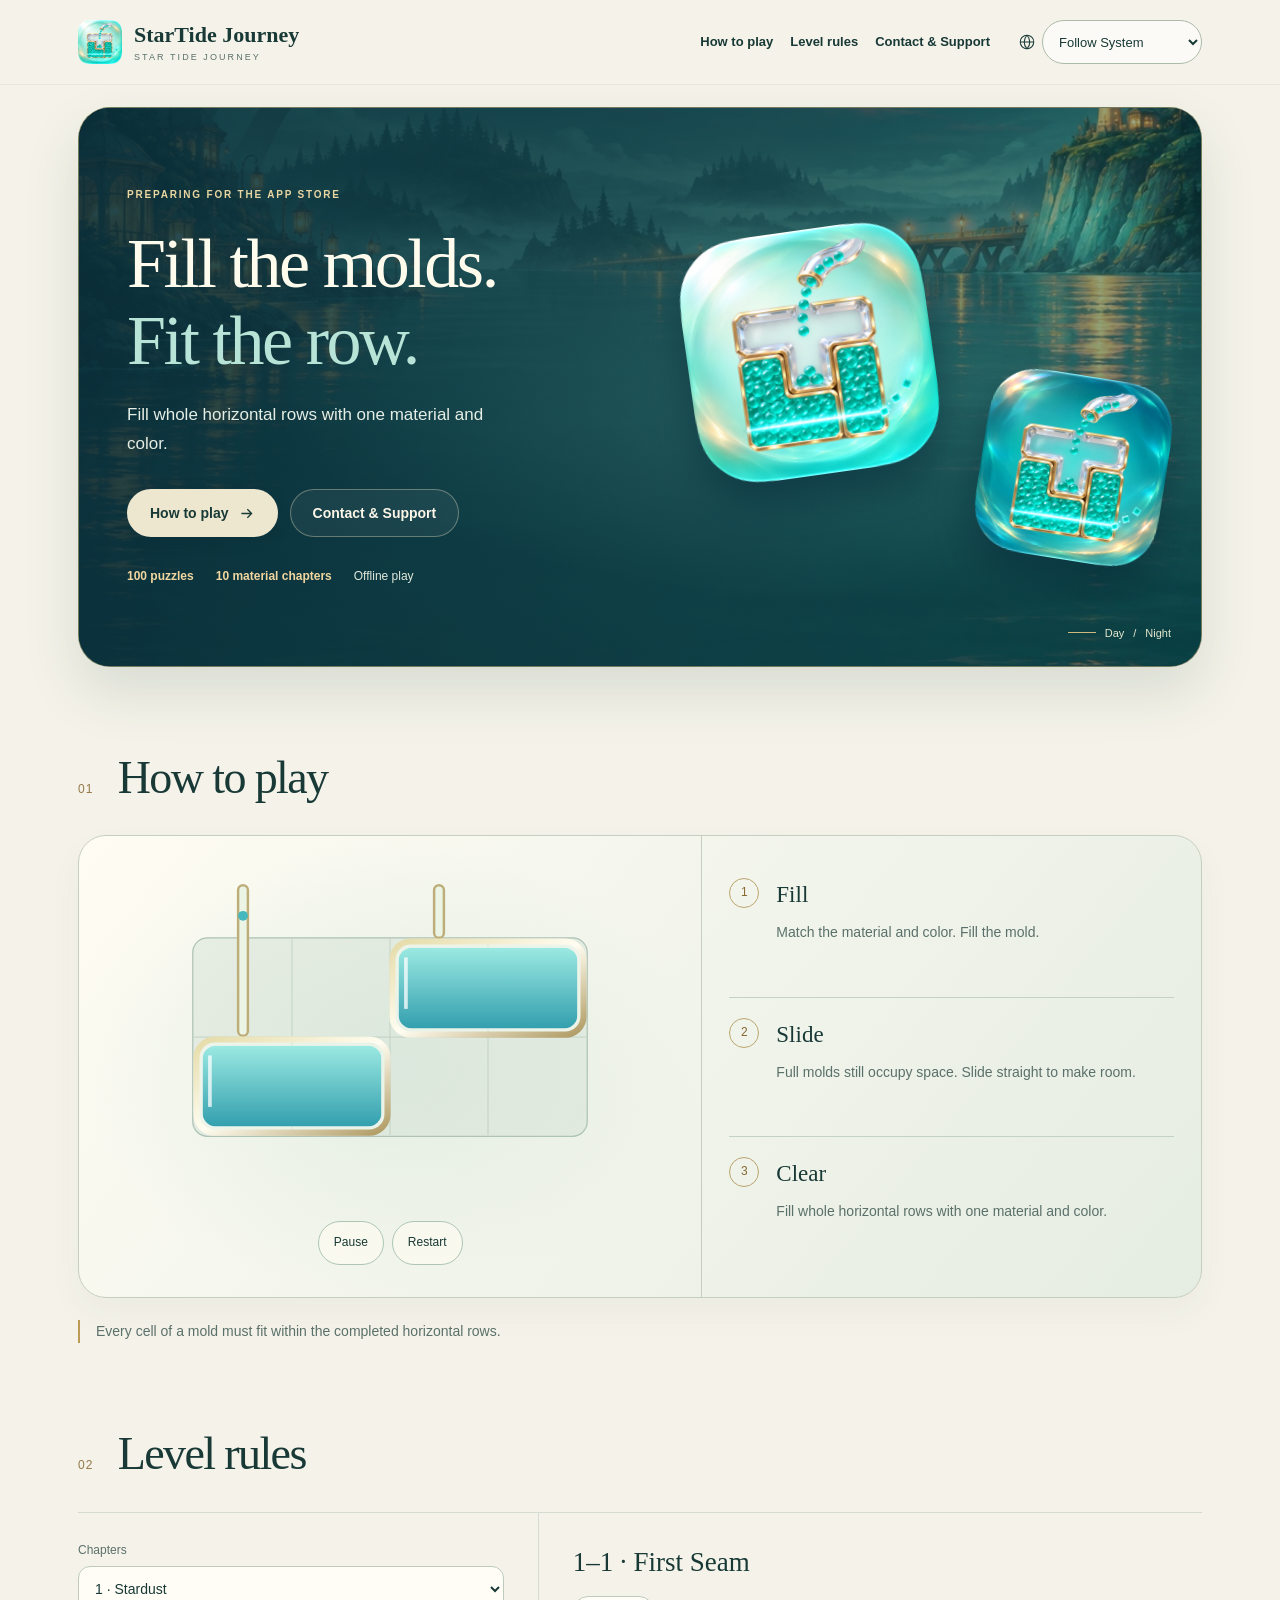
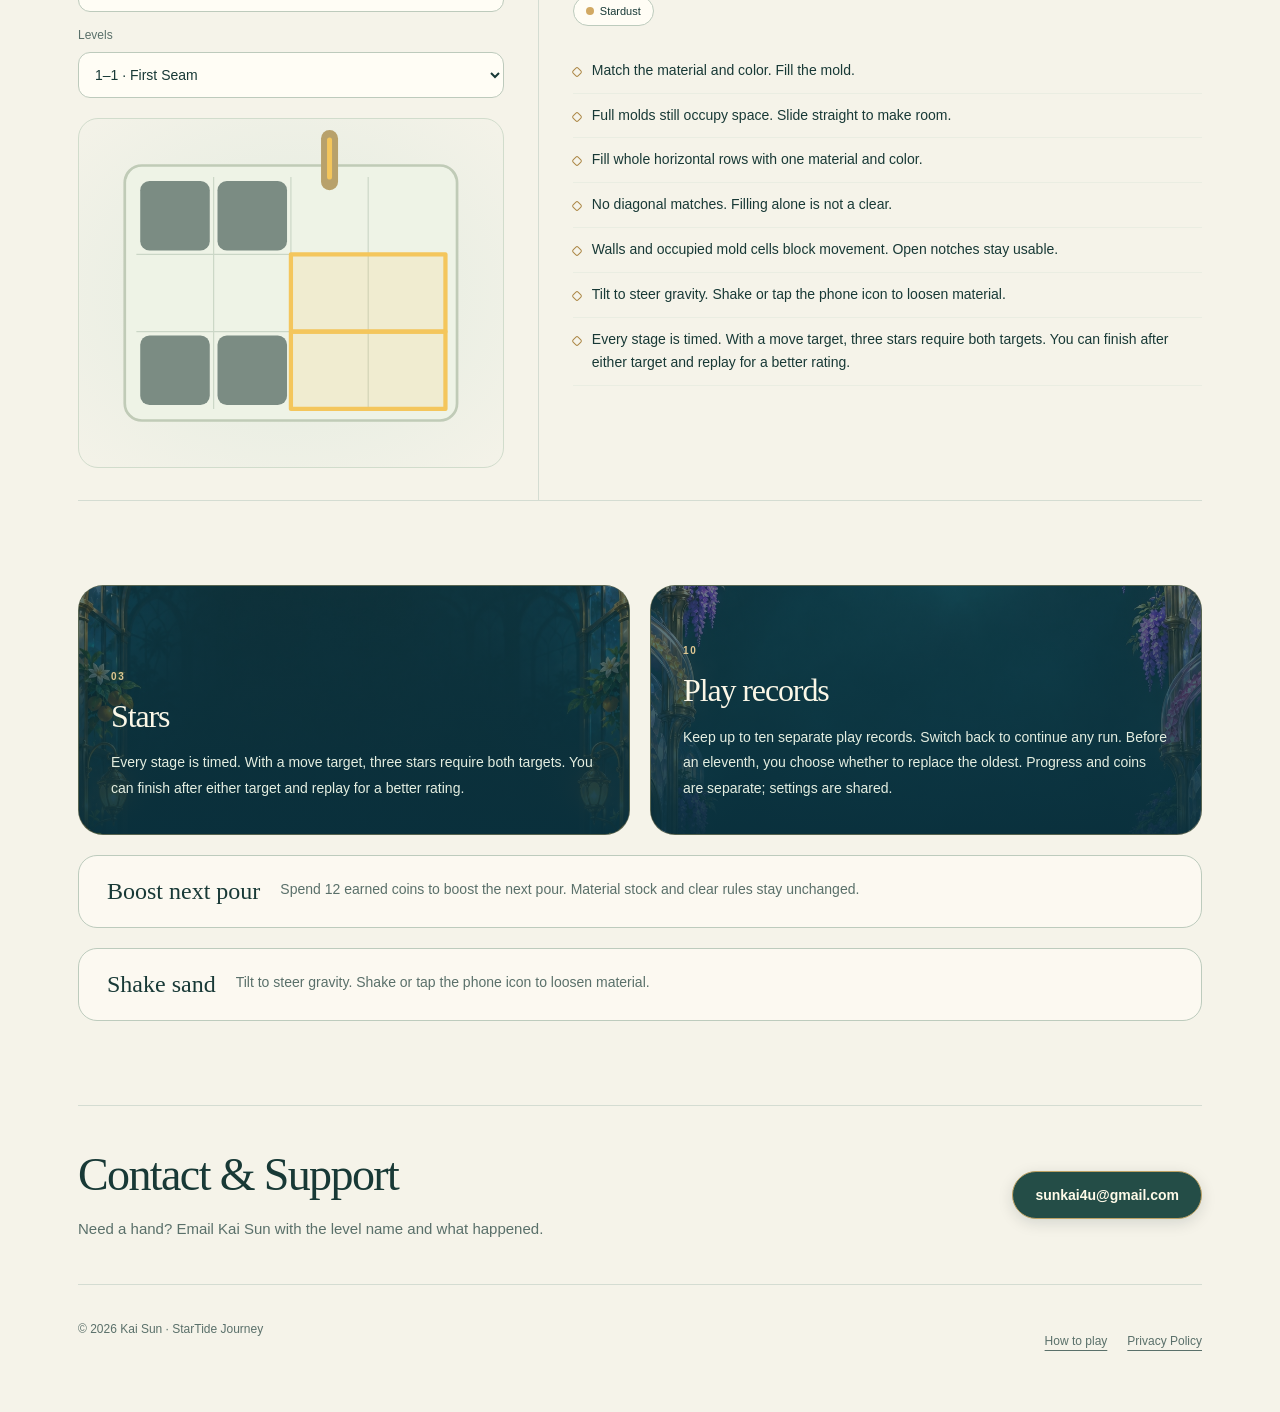
<file: index.html>
<!doctype html><html lang="en"><head><meta charset="utf-8"><meta name="viewport" content="width=device-width,initial-scale=1"><meta name="description" content="StarTide Journey — fill glass molds, slide real materials and clear whole matching rows. Gameplay guide, all 100 levels, and support."><title>StarTide Journey · Play & Support</title><link rel="icon" href="assets/favicon.png" type="image/png"><link rel="stylesheet" href="site.css"><script src="site.js" defer></script><link rel="canonical" href="https://gptalgopro.github.io/startide-journey/"></head><body>
<header class="site-header"><div class="shell header-inner"><a class="brand" href="index.html"><img src="assets/favicon.png" width="44" height="44" alt=""><span class="brand-copy"><span class="brand-name" data-app>StarTide Journey</span><small>STAR TIDE JOURNEY</small></span></a><nav aria-label="Navigation"><a href="#play" data-t="g.How to play">How to play</a><a href="#levels" data-t="g.Level rules">Level rules</a><a href="#support" data-t="g.Contact & Support">Contact & Support</a></nav><label class="language-label"><svg viewBox="0 0 24 24" fill="none" stroke="currentColor" stroke-width="1.4" aria-hidden="true"><circle cx="12" cy="12" r="9"/><path d="M3 12h18M12 3c-5 5-5 13 0 18 5-5 5-13 0-18"/></svg><select class="language-picker" id="language" aria-label="Language"></select></label></div></header>
<main><div class="shell hero-wrap"><section class="hero"><div class="hero-copy"><div class="eyebrow" data-t="availability">Preparing for the App Store</div><h1><span data-t="hero1">Fill the molds.</span><span data-t="hero2">Fit the row.</span></h1><p class="hero-body" data-t="g.Fill whole horizontal rows with one material and color.">Fill whole horizontal rows with one material and color.</p><div class="hero-actions"><a class="button" href="#play"><span data-t="g.How to play">How to play</span><svg viewBox="0 0 20 20" fill="none" stroke="currentColor" stroke-width="1.5" aria-hidden="true"><path d="M4 10h12M11 5l5 5-5 5"/></svg></a><a class="button secondary" href="#support" data-t="g.Contact & Support">Contact & Support</a></div><div class="stats"><span data-t="statsLevels">100 puzzles</span><span data-t="statsChapters">10 material chapters</span><span data-t="offline">Offline play</span></div></div><div class="hero-art"><div class="icon-display"><a class="hero-icon day" href="assets/star-tide-day.png" target="_blank" rel="noopener"><img src="assets/star-tide-day-320.png" width="320" height="320" alt="StarTide Journey, day appearance" data-alt="day"></a><a class="hero-icon night" href="assets/star-tide-dark.png" target="_blank" rel="noopener"><img src="assets/star-tide-dark-320.png" width="320" height="320" alt="StarTide Journey, night appearance" data-alt="night" loading="lazy"></a></div><div class="icon-caption"><span data-t="day">Day</span> / <span data-t="night">Night</span></div></div></section></div>
<section class="shell section" id="play"><div class="section-heading"><span class="section-number">01</span><h2 data-t="g.How to play">How to play</h2></div><div class="showcase"><div class="demo-scene"><svg class="demo" id="demo" viewBox="0 0 400 280" role="img" aria-label="Fill two molds with the same blue water, slide the right mold straight down, then clear their whole row"><defs><linearGradient id="water" x2="0" y2="1"><stop stop-color="#9be9e2"/><stop offset="1" stop-color="#339fae"/></linearGradient><linearGradient id="frame" x2="1" y2="1"><stop stop-color="#e5dba8"/><stop offset=".5" stop-color="#fffdf1"/><stop offset="1" stop-color="#af9a62"/></linearGradient><clipPath id="leftCup"><rect x="47" y="145" width="146" height="66" rx="11"/></clipPath><clipPath id="rightCup"><rect x="207" y="65" width="146" height="66" rx="11"/></clipPath></defs><rect x="39" y="57" width="322" height="162" rx="12" fill="#d3e0d57a" stroke="#aec2b6"/><path d="M120 58v160m80-160v160m80-160v160M40 138h320" stroke="#c1d2c5" stroke-width=".8"/><path d="M80 18v115M240 18v35" stroke="#bdad79" stroke-width="10" stroke-linecap="round"/><path d="M80 18v115M240 18v35" stroke="#ecf4e5" stroke-width="6" stroke-linecap="round"/><g class="cast-left"><rect x="42" y="140" width="156" height="76" rx="15" fill="#f8fff570" stroke="url(#frame)" stroke-width="5"/><g clip-path="url(#leftCup)"><rect class="fill-left" x="47" y="145" width="146" height="66" fill="url(#water)"/></g><path d="M53 153v42" stroke="white" stroke-width="3" opacity=".75"/></g><g class="cast-right"><rect x="202" y="60" width="156" height="76" rx="15" fill="#f8fff570" stroke="url(#frame)" stroke-width="5"/><g clip-path="url(#rightCup)"><rect class="fill-right" x="207" y="65" width="146" height="66" fill="url(#water)"/></g><path d="M213 73v42" stroke="white" stroke-width="3" opacity=".75"/></g><g class="feed-left"><circle class="drop" cx="80" cy="39" r="4"/><circle class="drop d2" cx="80" cy="39" r="3"/></g><g class="feed-right"><circle class="drop right" cx="240" cy="-20" r="4"/><circle class="drop right d2" cx="240" cy="-20" r="3"/></g><rect class="row-halo" x="42" y="142" width="316" height="72" rx="13" fill="none" stroke="#f8e4a8" stroke-width="6"/><g fill="#86d9d2"><circle class="spark" cx="100" cy="178" r="4" style="--dx:-35px;--dy:-35px"/><circle class="spark" cx="150" cy="178" r="3" style="--dx:-10px;--dy:36px"/><circle class="spark" cx="200" cy="178" r="5" style="--dx:10px;--dy:-40px"/><circle class="spark" cx="250" cy="178" r="3" style="--dx:12px;--dy:35px"/><circle class="spark" cx="300" cy="178" r="4" style="--dx:36px;--dy:-25px"/></g></svg><div class="demo-controls"><button class="round-button" id="demo-toggle" data-t="g.Pause">Pause</button><button class="round-button" id="demo-restart" data-t="g.Restart">Restart</button></div></div><ol class="steps"><li><span class="step-num">1</span><div><h3 data-t="step1">Fill</h3><p data-t="g.Match the material and color. Fill the mold.">Match the material and color. Fill the mold.</p></div></li><li><span class="step-num">2</span><div><h3 data-t="step2">Slide</h3><p data-t="g.Full molds still occupy space. Slide straight to make room.">Full molds still occupy space. Slide straight to make room.</p></div></li><li><span class="step-num">3</span><div><h3 data-t="step3">Clear</h3><p data-t="g.Fill whole horizontal rows with one material and color.">Fill whole horizontal rows with one material and color.</p></div></li></ol></div><p class="rule-note" data-t="g.Every cell of a mold must fit within the completed horizontal rows.">Every cell of a mold must fit within the completed horizontal rows.</p></section>
<section class="shell section" id="levels"><div class="section-heading"><span class="section-number">02</span><h2 data-t="g.Level rules">Level rules</h2></div><div class="explorer"><div class="lesson-visual"><div class="selectors"><label class="select-label"><span data-t="chapterLabel">Chapters</span><select id="chapter" aria-label="Chapter"></select></label><label class="select-label"><span data-t="g.Levels">Levels</span><select id="stage" aria-label="Level"></select></label></div><div class="miniature-frame" id="miniature"></div></div><div class="lesson-info"><h3 id="lesson-title" aria-live="polite"></h3><div class="material-pills" id="material-pills"></div><ul class="rules-list" id="rules-list"></ul></div></div></section>
<section class="shell section"><div class="panels"><article class="feature-panel" style="--panel-image:url('assets/tides.jpg')"><div class="eyebrow">03</div><h2 data-t="g.Stars">Stars</h2><p data-t="ratingBody">Every stage is timed. With a move target, three stars require both targets. You can finish after either target and replay for a better rating.</p></article><article class="feature-panel" style="--panel-image:url('assets/crystal.jpg')"><div class="eyebrow">10</div><h2 data-t="g.Play records">Play records</h2><p data-t="recordsBody">Keep up to ten separate play records. Switch back to continue any run. Before an eleventh, you choose whether to replace the oldest. Progress and coins are separate; settings are shared.</p></article></div><div class="rules-strip"><h3 data-t="g.Boost next pour">Boost next pour</h3><p data-t="boostBody">Spend 12 earned coins to boost the next pour. Material stock and clear rules stay unchanged.</p></div><div class="rules-strip"><h3 data-t="g.Shake sand">Shake sand</h3><p data-t="g.Tilt to steer gravity. Shake or tap the phone icon to loosen material.">Tilt to steer gravity. Shake or tap the phone icon to loosen material.</p></div></section>
<section class="shell section" id="support"><div class="contact"><div><h2 data-t="g.Contact & Support">Contact & Support</h2><p data-t="contactBody">Need a hand? Email Kai Sun with the level name and what happened.</p></div><a class="button" href="mailto:sunkai4u@gmail.com?subject=StarTide%20Journey%20Support">sunkai4u@gmail.com</a></div></section></main><footer class="shell site-footer"><span>© 2026 Kai Sun · <span data-app>StarTide Journey</span></span><div class="footer-links"><a href="#play" data-t="g.How to play">How to play</a><a href="privacy.html" data-t="g.Privacy Policy">Privacy Policy</a></div></footer>
</body></html>
</file>
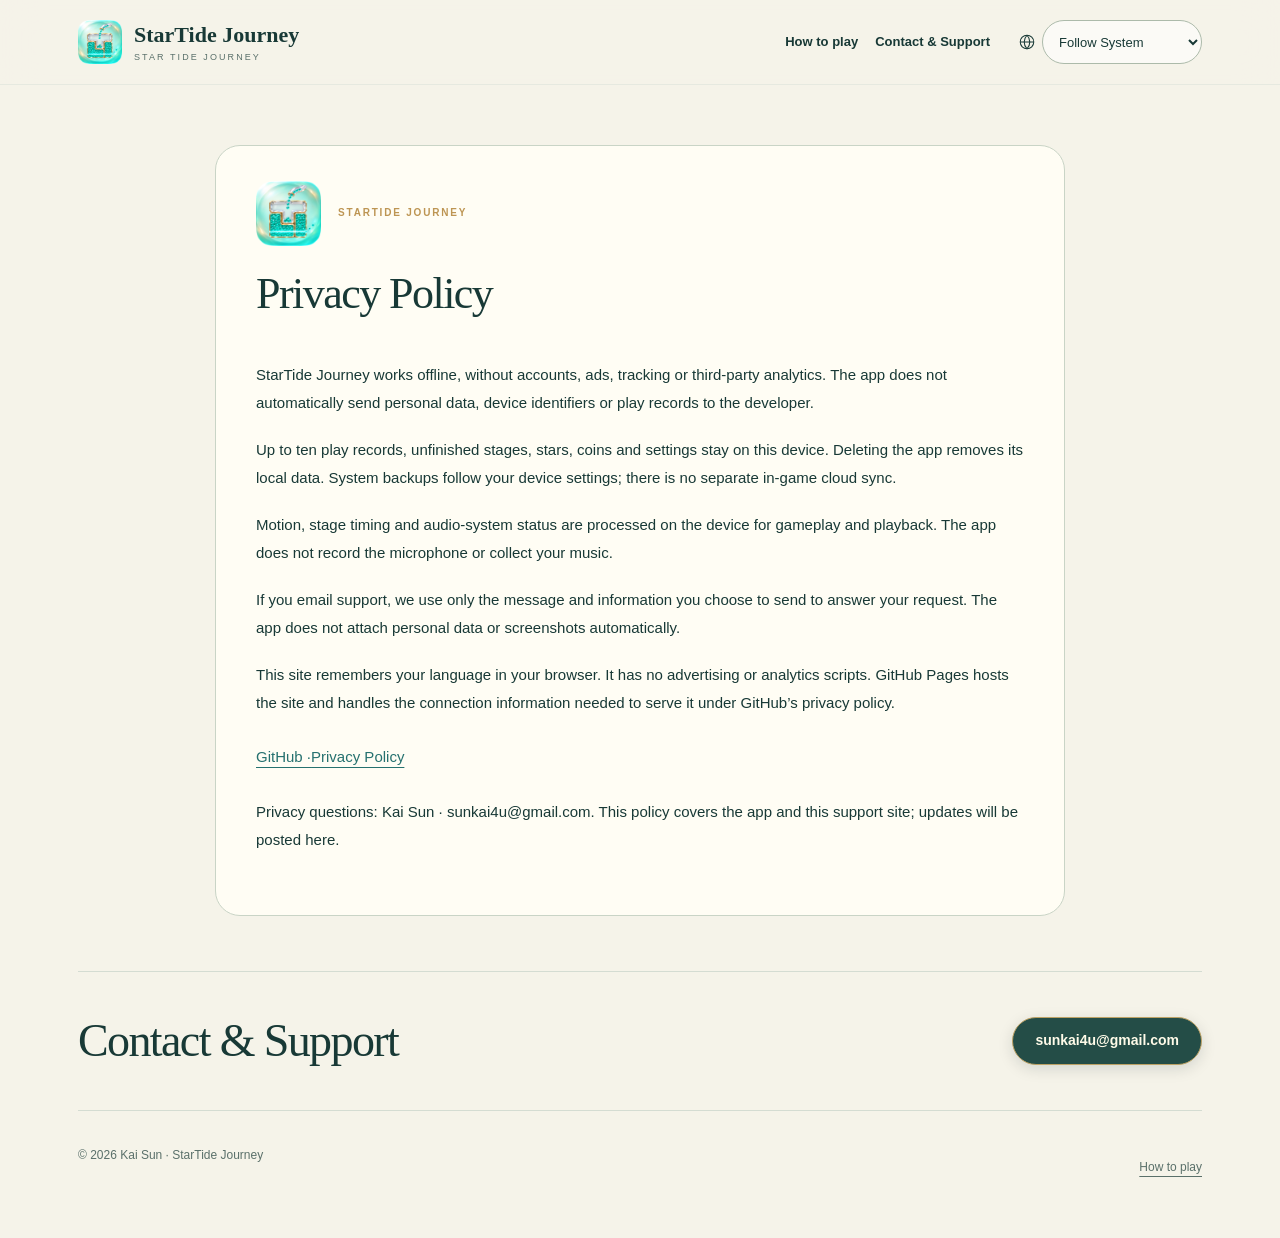
<file: privacy.html>
<!doctype html><html lang="en"><head><meta charset="utf-8"><meta name="viewport" content="width=device-width,initial-scale=1"><meta name="description" content="StarTide Journey privacy: local game data, no tracking or microphone recording, and support information."><title>StarTide Journey · Privacy Policy</title><link rel="icon" href="assets/favicon.png" type="image/png"><link rel="stylesheet" href="site.css"><script src="site.js" defer></script><link rel="canonical" href="https://gptalgopro.github.io/startide-journey/privacy.html"></head><body class="privacy-page"><header class="site-header"><div class="shell header-inner"><a class="brand" href="index.html"><img src="assets/favicon.png" width="44" height="44" alt=""><span class="brand-copy"><span class="brand-name" data-app>StarTide Journey</span><small>STAR TIDE JOURNEY</small></span></a><nav aria-label="Navigation"><a href="index.html#play" data-t="g.How to play">How to play</a><a href="index.html#support" data-t="g.Contact & Support">Contact & Support</a></nav><label class="language-label"><svg viewBox="0 0 24 24" fill="none" stroke="currentColor" stroke-width="1.4" aria-hidden="true"><circle cx="12" cy="12" r="9"/><path d="M3 12h18M12 3c-5 5-5 13 0 18 5-5 5-13 0-18"/></svg><select class="language-picker" id="language" aria-label="Language"></select></label></div></header><main><article class="privacy-content"><div class="privacy-heading"><img src="assets/star-tide-day-320.png" width="65" height="65" alt=""><span class="eyebrow" data-app>StarTide Journey</span></div><h1 data-t="g.Privacy Policy">Privacy Policy</h1><p data-t="privacy.offline">StarTide Journey works offline, without accounts, ads, tracking or third-party analytics. The app does not automatically send personal data, device identifiers or play records to the developer.</p><p data-t="privacy.local">Up to ten play records, unfinished stages, stars, coins and settings stay on this device. Deleting the app removes its local data. System backups follow your device settings; there is no separate in-game cloud sync.</p><p data-t="privacy.sensors">Motion, stage timing and audio-system status are processed on the device for gameplay and playback. The app does not record the microphone or collect your music.</p><p data-t="privacy.support">If you email support, we use only the message and information you choose to send to answer your request. The app does not attach personal data or screenshots automatically.</p><p data-t="privacy.website">This site remembers your language in your browser. It has no advertising or analytics scripts. GitHub Pages hosts the site and handles the connection information needed to serve it under GitHub’s privacy policy.</p><p><a href="https://docs.github.com/en/site-policy/privacy-policies/github-general-privacy-statement">GitHub · <span data-t="g.Privacy Policy">Privacy Policy</span></a></p><p data-t="privacy.contact">Privacy questions: Kai Sun · sunkai4u@gmail.com. This policy covers the app and this support site; updates will be posted here.</p></article><section class="shell"><div class="contact"><h2 data-t="g.Contact & Support">Contact & Support</h2><a class="button" href="mailto:sunkai4u@gmail.com?subject=StarTide%20Journey%20Support">sunkai4u@gmail.com</a></div></section></main><footer class="shell site-footer"><span>© 2026 Kai Sun · <span data-app>StarTide Journey</span></span><div class="footer-links"><a href="index.html#play" data-t="g.How to play">How to play</a></div></footer></body></html>
</file>
<file: site.css>
:root{--ink:#183936;--muted:#5a706a;--paper:#f5f3e9;--gold:#bd9553;--teal:#267e80;--line:#d4dcd2;--glass:#ffffffa8;--serif:Georgia,'Songti SC','Noto Serif CJK SC',serif;--sans:'Avenir Next','Helvetica Neue','Noto Sans',sans-serif}*{box-sizing:border-box}html{scroll-behavior:smooth;scroll-padding-top:104px}body{margin:0;color:var(--ink);background:var(--paper);font:16px/1.65 var(--sans);-webkit-font-smoothing:antialiased}button,select,a{ -webkit-tap-highlight-color:transparent}button,select{font:inherit;color:inherit}button,a,select{touch-action:manipulation}button{cursor:pointer}a{color:inherit;text-underline-offset:5px}button:focus-visible,a:focus-visible,select:focus-visible{outline:3px solid #b88738;outline-offset:4px}img{max-width:100%;display:block}svg{display:block}h1,h2,h3,p{margin:0}h1,h2{font-family:var(--serif);font-weight:500;letter-spacing:-.035em}h2{font-size:clamp(32px,4vw,46px);line-height:1.18}p{overflow-wrap:anywhere}button{border:0}.shell{max-width:1180px;margin:auto;padding-inline:28px}.site-header{position:sticky;top:0;z-index:20;background:#f5f3e9ed;backdrop-filter:blur(20px);border-bottom:1px solid #d5ddd478}.header-inner{min-height:84px;display:flex;align-items:center;gap:28px}.brand{display:flex;align-items:center;gap:12px;text-decoration:none;margin-inline-end:auto;min-height:52px;flex-shrink:0}.brand img{width:44px;height:44px}.brand-copy{display:flex;flex-direction:column;line-height:1.15}.brand-name{font-family:var(--serif);font-size:22px;font-weight:600}.brand-copy small{font-size:9px;letter-spacing:.23em;margin-top:5px;color:var(--muted)}nav{display:flex;gap:17px;align-items:center}nav a{font-size:13px;font-weight:600;text-decoration:none;min-height:44px;display:flex;align-items:center}.language-label{display:flex;align-items:center;gap:6px}.language-label svg{width:18px;height:18px}.language-picker{max-width:160px;min-height:44px;border:1px solid #acbaaa;border-radius:22px;background:#ffffff8c;padding:7px 28px 7px 12px;font-size:13px}.hero-wrap{padding-top:22px}.hero{position:relative;isolation:isolate;min-height:560px;border:1px solid #d4b97b80;border-radius:32px;overflow:hidden;display:grid;grid-template-columns:1.12fr 1fr;align-items:center;color:#fffbed;background:#123d42;box-shadow:0 25px 55px #183f3521}.hero:before{content:'';position:absolute;z-index:-2;inset:0;background:linear-gradient(90deg,#0b303be6 0%,#123b43c9 50%,#0d36345a),url('assets/harbor.jpg') center 38%/cover}.hero:after{content:'';position:absolute;z-index:-1;inset:0;background:radial-gradient(ellipse at 75% 50%,#71c9b638,transparent 55%)}.hero-copy{padding:56px 0 56px 48px;max-width:650px}.eyebrow{font-size:10px;letter-spacing:.18em;font-weight:700;text-transform:uppercase;color:var(--gold)}.hero .eyebrow{color:#e9d6a1}.hero h1{font-size:clamp(44px,5.6vw,70px);line-height:1.1;margin:22px 0}.hero h1 span{display:block}.hero h1 span:last-child{color:#b7e4d6}.hero-body{max-width:390px;font-size:17px;line-height:1.7;color:#e5eee5}.hero-actions{display:flex;gap:12px;flex-wrap:wrap;margin-top:30px}.button{min-height:48px;border-radius:25px;padding:10px 22px;display:inline-flex;align-items:center;justify-content:center;gap:9px;font-weight:650;font-size:14px;text-decoration:none;border:1px solid transparent;background:#eee7cf;color:#183936;box-shadow:0 4px 15px #031f2922}.button.secondary{background:#ffffff0e;color:#fbf6e7;border-color:#e9dfbe5e;box-shadow:none}.button svg{width:17px;height:17px}.stats{display:flex;flex-wrap:wrap;gap:14px 22px;margin-top:30px;font-size:12px;color:#e2eadc}.stats b{font-size:16px;color:#f5dca8;margin-inline-end:5px}.hero-art{padding:35px 30px 20px 0;align-self:stretch;display:flex;align-items:center;justify-content:center;position:relative;min-width:0}.icon-display{position:relative;width:100%;height:350px}.hero-icon{position:absolute;filter:drop-shadow(0 22px 20px #021f3370);transition:transform .45s}.hero-icon.day{width:245px;inset-inline-start:3%;top:10px;transform:rotate(-8deg);z-index:2}.hero-icon.night{width:185px;inset-inline-end:1%;bottom:10px;transform:rotate(9deg);z-index:3}.hero-icon:hover{transform:rotate(0) translateY(-5px)}.icon-caption{position:absolute;inset-inline-end:30px;bottom:24px;color:#e5e8cd;font-size:11px;display:flex;gap:9px;align-items:center}.icon-caption:before{content:'';width:28px;height:1px;background:#d0b97a}.section{padding-top:84px}.section-heading{display:flex;gap:24px;align-items:baseline;margin-bottom:30px}.section-number{font:12px var(--sans);color:#947849;letter-spacing:.1em}.section-heading h2{max-width:850px}.showcase{border:1px solid #c5cfbf;background:linear-gradient(130deg,#fffdf4e8,#dfeae0b8);border-radius:28px;display:grid;grid-template-columns:1.25fr 1fr;overflow:hidden;box-shadow:0 15px 35px #244d3b0b}.demo-scene{padding:32px;min-width:0;display:flex;flex-direction:column;align-items:center;justify-content:center;background:radial-gradient(ellipse,#d5e7db90,transparent 70%);border-inline-end:1px solid #c5cfbf}.demo-scene svg{width:100%;max-width:490px;direction:ltr}.demo-controls{display:flex;gap:8px;margin-top:10px}.round-button{min-width:44px;min-height:44px;border:1px solid #aec5b5;border-radius:24px;background:#fffcf1a6;padding:9px 15px;font-size:12px}.steps{list-style:none;margin:0;padding:22px 27px;display:grid;gap:0}.steps li{padding:18px 0;display:grid;grid-template-columns:34px 1fr;gap:13px;align-items:start}.steps li+li{border-top:1px solid #c4d2c6}.step-num{display:flex;align-items:center;justify-content:center;width:30px;height:30px;border-radius:50%;border:1px solid #bba56f;color:#866932;font-size:12px;margin-top:2px}.steps h3{font-family:var(--serif);font-size:23px;font-weight:500;margin-bottom:7px}.steps p{font-size:14px;color:var(--muted)}.rule-note{border-inline-start:2px solid #bc9a58;padding-inline-start:16px;font-size:14px;color:var(--muted);margin-top:22px;max-width:850px}.demo .drop{fill:#45b8be;animation:drop 1.2s linear infinite}.demo .drop.d2{animation-delay:-.6s}.demo .drop.right{animation-duration:1s}.demo .drop.right.d2{animation-delay:-.5s}.demo .fill-left{transform-origin:center bottom;transform-box:fill-box;animation:fill-left 7s linear infinite}.demo .fill-right{transform-origin:center bottom;transform-box:fill-box;animation:fill-right 7s linear infinite}.demo .cast-left{animation:cast-left 7s linear infinite}.demo .cast-right{animation:cast-right 7s linear infinite}.demo .row-halo{animation:row-halo 7s linear infinite;opacity:0}.demo .spark{animation:spark 7s linear infinite;transform-origin:center;transform-box:fill-box;opacity:0}.demo.paused *,.demo[data-hidden=true] *{animation-play-state:paused!important}@keyframes drop{0%{transform:translateY(0);opacity:0}15%{opacity:.9}75%{opacity:.9}100%{transform:translateY(90px);opacity:0}}@keyframes fill-left{0%,8%,90%,100%{transform:scaleY(0)}30%,82%{transform:scaleY(1)}}@keyframes fill-right{0%,20%,90%,100%{transform:scaleY(0)}44%,82%{transform:scaleY(1)}}@keyframes cast-left{0%,75%,100%{opacity:1}84%,91%{opacity:0}}@keyframes cast-right{0%,48%,100%{transform:translateY(0);opacity:1}62%,75%{transform:translateY(80px);opacity:1}84%,91%{transform:translateY(80px);opacity:0}}@keyframes row-halo{0%,61%,85%,100%{opacity:0}65%,76%{opacity:1}}@keyframes spark{0%,72%,100%{opacity:0;transform:translate(0,0) scale(.4)}76%{opacity:1}87%{opacity:0;transform:translate(var(--dx),var(--dy)) scale(1.2)}}.explorer{display:grid;grid-template-columns:.9fr 1.3fr;border-top:1px solid var(--line);border-bottom:1px solid var(--line)}.lesson-visual{padding:28px 34px 32px 0;min-width:0}.selectors{display:flex;flex-direction:column;gap:14px}.select-label{font-size:12px;color:var(--muted);display:flex;flex-direction:column;gap:6px}.select-label select{width:100%;min-height:46px;border:1px solid #bdcabc;border-radius:12px;padding:9px 12px;background:#fffdf5;font:14px var(--sans);color:var(--ink)}.miniature-frame{height:350px;display:flex;align-items:center;justify-content:center;border-radius:20px;background:radial-gradient(ellipse,#e2ebdf,#d6e5d80a);margin-top:20px;border:1px solid #d1dccc}.miniature-frame svg{width:100%;height:100%;max-height:340px;direction:ltr}.lesson-info{border-inline-start:1px solid var(--line);padding:32px 0 32px 34px}.lesson-info h3{font-family:var(--serif);font-size:27px;line-height:1.3;font-weight:500}.material-pills{display:flex;gap:7px;flex-wrap:wrap;margin:16px 0 23px}.material-pill{padding:5px 12px;border:1px solid #bdcbbd;border-radius:20px;font-size:11px;background:#fffdf5;display:inline-flex;gap:6px;align-items:center}.material-pill:before{content:'';display:inline-block;width:8px;height:8px;border-radius:50%;background:var(--pill,#4b9d9b)}.rules-list{list-style:none;padding:0;margin:0}.rules-list li{display:flex;align-items:flex-start;gap:11px;font-size:14px;line-height:1.7;padding:10px 0;border-bottom:1px solid #d5ded359}.rules-list li:before{content:'';flex-shrink:0;margin-top:9px;width:6px;height:6px;border-radius:2px;border:1px solid #ac8746;transform:rotate(45deg)}.panels{display:grid;grid-template-columns:1fr 1fr;gap:20px}.feature-panel{position:relative;isolation:isolate;border-radius:25px;padding:32px;min-height:250px;overflow:hidden;color:#fbf7e7;background:#143d42;border:1px solid #c4a46a61;display:flex;flex-direction:column;justify-content:flex-end}.feature-panel:before{content:'';position:absolute;z-index:-1;inset:0;background:linear-gradient(0deg,#0a303cf5,#143a409e),var(--panel-image) center 38%/cover}.feature-panel h2{font-size:32px;margin:12px 0 15px}.feature-panel p{font-size:14px;line-height:1.85;color:#e4eee1}.feature-panel .eyebrow{color:#ddc692}.rules-strip{margin-top:20px;padding:22px 28px;border:1px solid #bdcbbd;border-radius:19px;display:flex;gap:20px;align-items:flex-start;background:#fffdf5b3}.rules-strip h3{font:500 24px var(--serif);min-width:100px}.rules-strip p{font-size:14px;color:var(--muted)}.contact{display:flex;justify-content:space-between;gap:35px;align-items:center;padding:42px 0;border-top:1px solid var(--line);border-bottom:1px solid var(--line)}.contact p{margin-top:15px;color:var(--muted);max-width:520px;font-size:15px}.contact .button{border-color:#bda265;background:#244d47;color:#fffbe9;white-space:nowrap}.site-footer{display:flex;justify-content:space-between;flex-wrap:wrap;gap:20px;padding-block:35px 48px;font-size:12px;color:var(--muted)}.footer-links{display:flex;gap:20px}.site-footer a{min-height:44px;display:flex;align-items:center}.privacy-content{max-width:850px;margin:60px auto 0;padding:35px 40px 42px;background:#fffdf4;border:1px solid #c9d4c6;border-radius:25px}.privacy-content h1{font-size:44px;margin:12px 0 30px}.privacy-content p{margin:18px 0;line-height:1.9;font-size:15px}.privacy-heading{display:flex;gap:17px;align-items:center}.privacy-heading img{width:65px;height:65px}.privacy-content a{color:#26716f}.privacy-page .contact{margin-top:55px}.loading-note{font-size:13px;color:var(--muted)}[hidden]{display:none!important}html[dir=rtl] .hero-copy{padding:56px 48px 56px 0}html[dir=rtl] .hero-art{padding:35px 0 20px 30px}html[dir=rtl] .hero:before{background-image:linear-gradient(270deg,#0b303be6,#123b43c9 50%,#0d36345a),url('assets/harbor.jpg')}@media(max-width:900px){.header-inner{gap:16px}nav{gap:12px}.hero-copy{padding-inline-start:32px}.hero-icon.day{width:210px}.hero-icon.night{width:155px}.hero-art{padding-inline-end:15px}.hero h1{font-size:53px}.hero{min-height:530px}.showcase{grid-template-columns:1.1fr 1fr}.demo-scene{padding:20px}.lesson-info{padding-inline-start:24px}.lesson-visual{padding-inline-end:24px}}@media(max-width:650px){.shell{padding-inline:18px}.header-inner{min-height:76px;flex-wrap:wrap;gap:0 12px;padding-top:10px;padding-bottom:5px}.brand-name{font-size:18px}.brand{gap:9px}.brand img{width:39px;height:39px}.brand-copy small{font-size:8px}.language-label{margin-inline-start:auto}.language-picker{max-width:130px;font-size:12px}nav{order:3;width:100%;gap:23px;justify-content:center;min-height:42px}nav a{font-size:12px}.hero-wrap{padding-top:12px}.hero{grid-template-columns:1fr;min-height:0;border-radius:25px}.hero-copy,.hero html[dir=rtl] .hero-copy{padding:32px 26px 8px!important}.hero h1{font-size:46px;margin:18px 0}.hero-body{font-size:15px;max-width:none}.hero-actions{margin-top:23px;gap:9px}.button{font-size:12px;padding:10px 17px}.stats{margin-top:24px;font-size:11px;gap:12px 18px}.hero-art,html[dir=rtl] .hero-art{padding:0 20px 30px!important;height:290px}.icon-display{width:310px;height:250px}.hero-icon.day{width:185px;top:0;inset-inline-start:7%}.hero-icon.night{width:140px;bottom:0;inset-inline-end:3%}.icon-caption{bottom:18px;inset-inline-end:27px;font-size:10px}.section{padding-top:55px}.section-heading{gap:16px;margin-bottom:22px}.section-heading h2{font-size:33px}.showcase{grid-template-columns:1fr}.demo-scene{border-inline-end:0;border-bottom:1px solid #c5cfbf;padding:18px 16px}.steps{padding:10px 22px}.steps li{padding:16px 0}.steps h3{font-size:21px}.explorer{grid-template-columns:1fr}.lesson-visual{padding:24px 0}.selectors{display:grid;grid-template-columns:1fr 1.25fr;gap:10px}.select-label select{font-size:12px}.miniature-frame{height:330px}.lesson-info{padding:23px 0;border-inline-start:0;border-top:1px solid var(--line)}.lesson-info h3{font-size:25px}.panels{grid-template-columns:1fr;gap:14px}.feature-panel{padding:28px;min-height:270px}.feature-panel h2{font-size:29px}.rules-strip{flex-direction:column;gap:12px;padding:22px}.contact{align-items:flex-start;flex-direction:column;padding:33px 0;gap:20px}.contact h2{font-size:34px}.site-footer{font-size:11px;padding-block:20px 30px;gap:4px}.privacy-content{margin:26px 18px 0;padding:26px 23px}.privacy-content h1{font-size:34px}.privacy-content p{font-size:14px}.privacy-heading img{width:52px;height:52px}}@media(prefers-reduced-motion:reduce){html{scroll-behavior:auto}*,*:before,*:after{transition:none!important;animation:none!important}.demo .cast-right{transform:translateY(80px)}.demo .fill-left,.demo .fill-right{transform:scaleY(1)}.demo .drop,.demo .spark{display:none}.demo-controls{display:none}.demo .row-halo{opacity:.22}}
.demo .feed-left{animation:feed-left 7s linear infinite}.demo .feed-right{animation:feed-right 7s linear infinite}@keyframes feed-left{0%,26%{opacity:1}30%,100%{opacity:0}}@keyframes feed-right{0%,14%{opacity:0}18%,41%{opacity:1}46%,100%{opacity:0}}@media(prefers-reduced-motion:reduce){.demo .feed-left,.demo .feed-right{display:none}}
.hero-icon img{width:100%;height:auto}.stats>span:first-child,.stats>span:nth-child(2){font-weight:650;color:#f1d79f}
@media(max-width:650px){.language-picker{max-width:120px}}
.privacy-content a{display:inline-flex;min-height:44px;align-items:center}
@media(max-width:650px){.brand-name{max-width:150px;font-size:17px;line-height:1.08;direction:ltr}.brand-copy small{font-size:7px;letter-spacing:.15em}}
</file>
